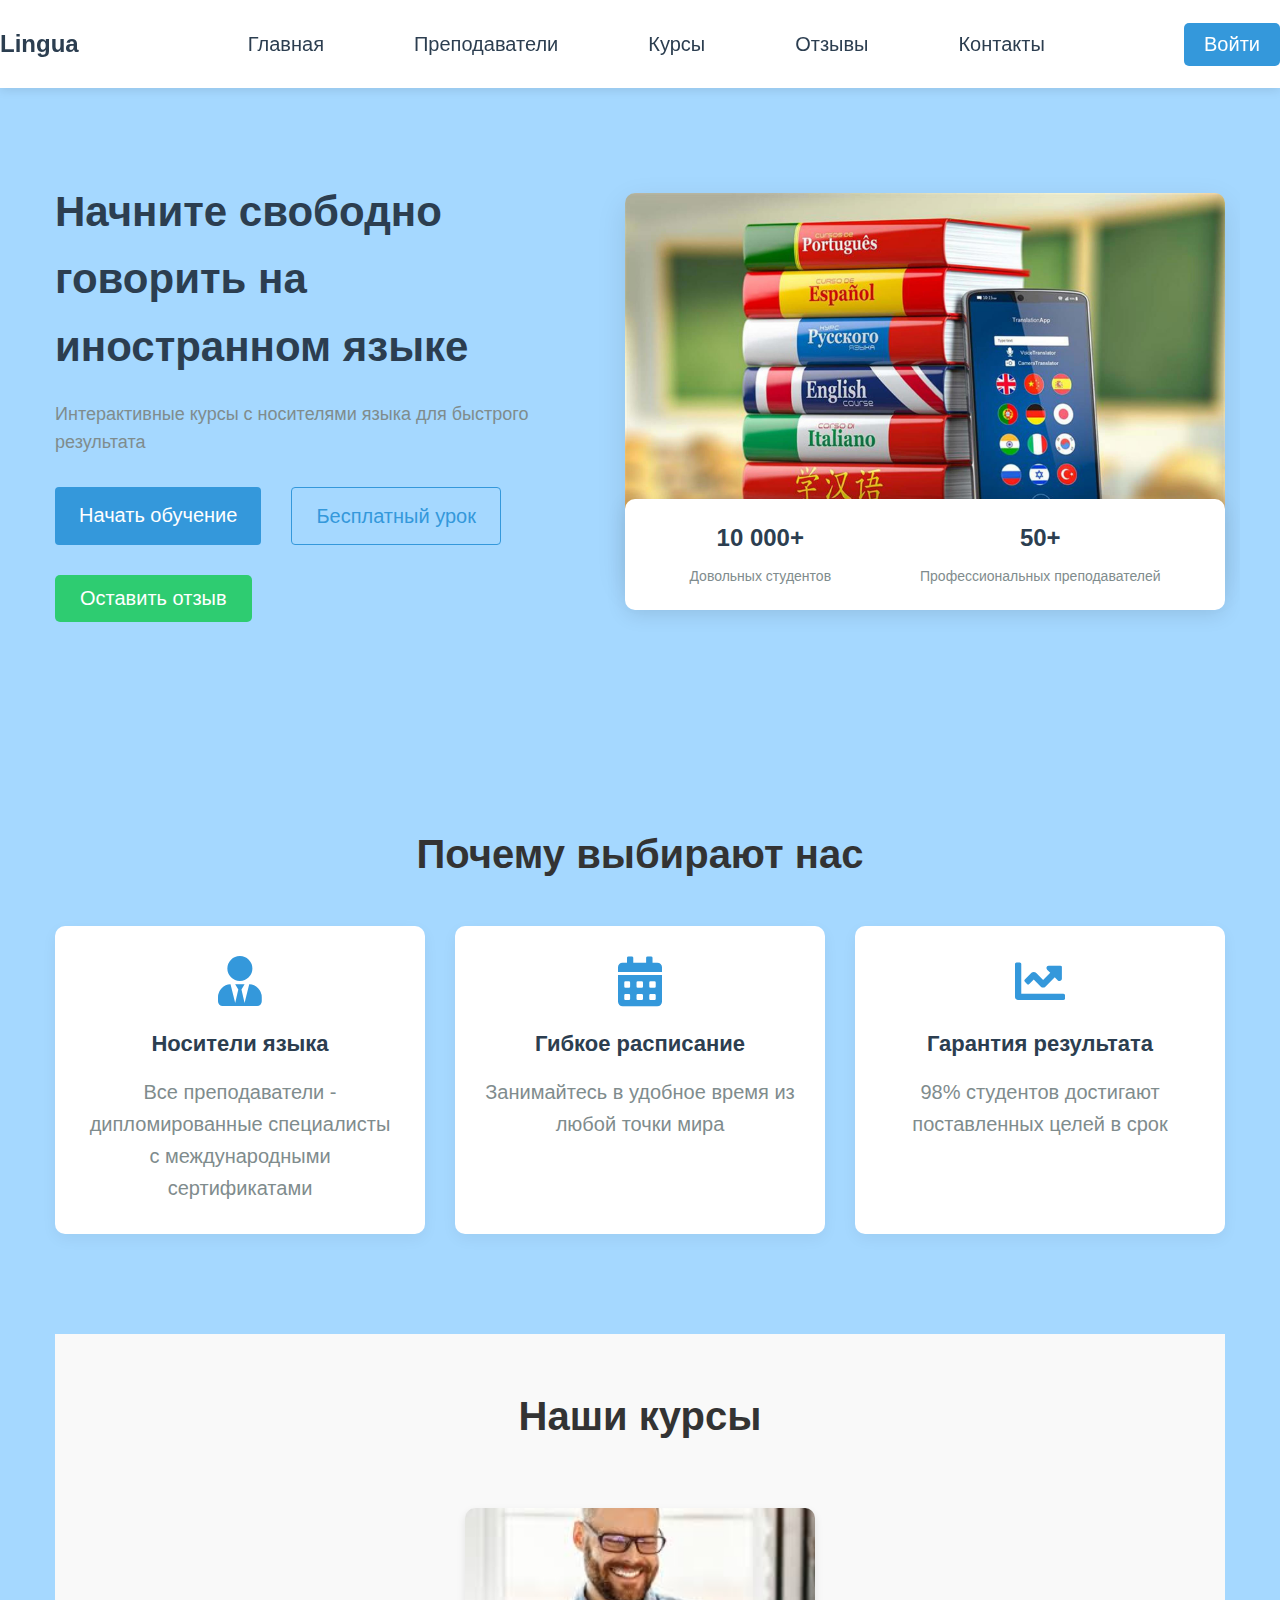
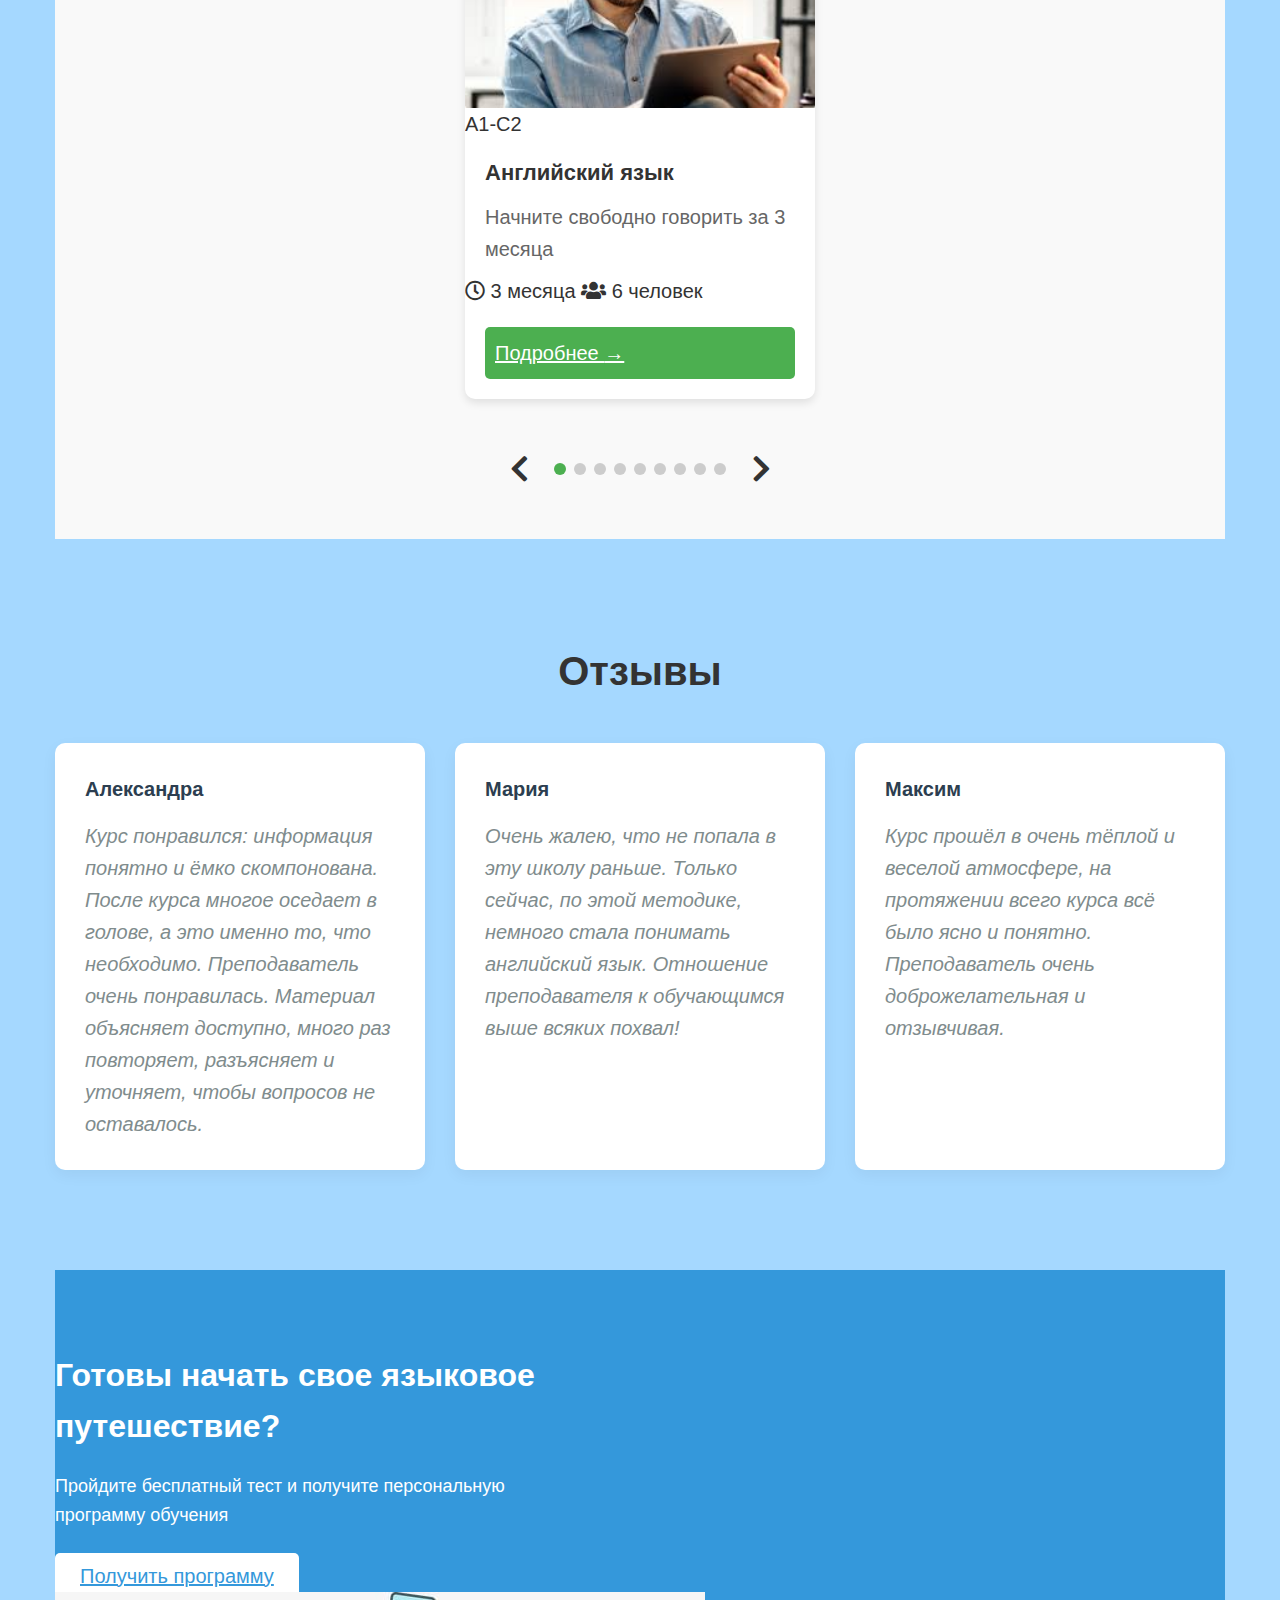
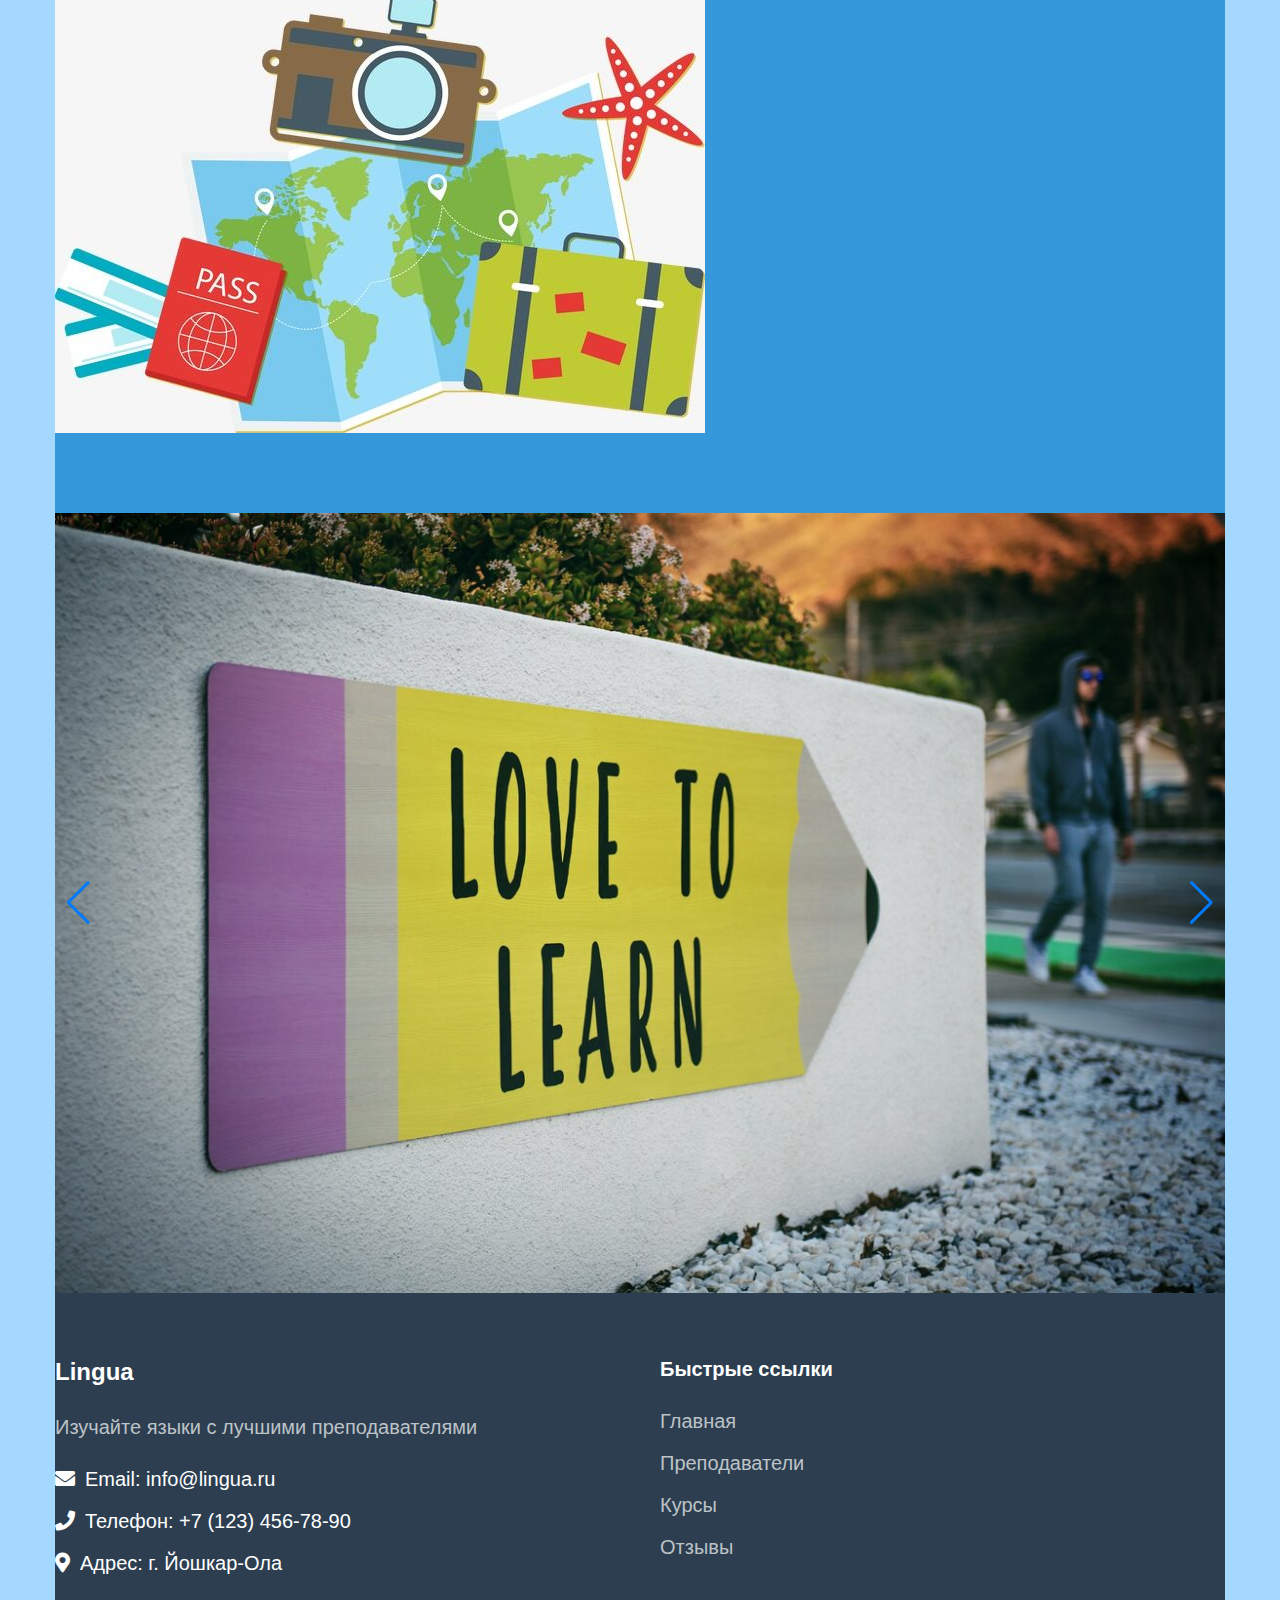
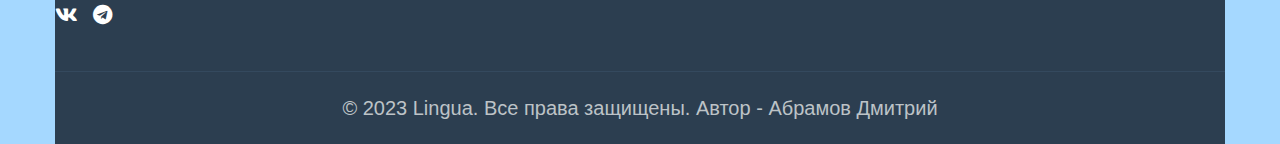
<file: Новая папка/index.html>
<!DOCTYPE html>
<html lang="ru">
<head>
    <meta charset="UTF-8">
    <meta name="viewport" content="width=device-width, initial-scale=1.0">
    <title>Lingua - Школа иностранных языков</title>
    <link rel="stylesheet" href="styles/normalize.css">
    <link rel="stylesheet" href="styles/styles.css">
    <link rel="stylesheet" href="https://cdnjs.cloudflare.com/ajax/libs/font-awesome/5.15.4/css/all.min.css">
    <link rel="stylesheet" href="https://cdn.jsdelivr.net/npm/swiper@11/swiper-bundle.min.css">

</head>
<body class="container">
    <div class="preloader">
    <div class="loader">
      <span class="dot1"></span>
      <span class="dot2"></span>
      <span class="dot3"></span>
    </div>
  </div>
    <div class="content">

    <header class="header">
        <a class="header__logo">Lingua</a>
       <!--<nav class="header__nav">
            <ul class="header__list">
                <li class="header__item"><a class="header__item--link" href="#promo">Главная</a></li>
                <li class="header__item"><a class="header__item--link" href="#teachers">Преподаватели</a></li>
                <li class="header__item"><a class="header__item--link" href="#courses">Курсы</a></li>
                <li class="header__item"><a class="header__item--link" href="#reviews">Отзывы</a></li>
                <li class="header__item"><a class="header__item--link" href="#contacts">Контакты</a></li>
            </ul>
        </nav>
    -->
        <button class="header__button" id="authButton" type="button">Войти</button>
    </header>

    <!-- Модальное окно входа/регистрации -->
<div class="modal" id="authModal">
    <div class="modal__content" id="loginForm">
        <span class="modal__close">&times;</span>
        <h2 class="modal__title">Вход</h2>
        <form class="modal__form">
            <input type="email" placeholder="Email" required>
            <input type="password" placeholder="Пароль" required>
            <button type="submit" class="modal__submit">Войти</button>
            <p class="modal__text">Или</p>
            <button type="button" class="modal__switch" id="showRegisterBtn">Создать аккаунт</button>
        </form>
    </div>
    
    <div class="modal__content" id="registerForm" style="display:none;">
        <span class="modal__close">&times;</span>
        <h2 class="modal__title">Регистрация</h2>
        <form class="modal__form">
            <input type="text" placeholder="Имя" required>
            <input type="email" placeholder="Email" required>
            <input type="password" placeholder="Пароль" required>
            <input type="password" placeholder="Подтвердите пароль" required>
            <button type="submit" class="modal__submit">Зарегистрироваться</button>
            <p class="modal__text">Уже есть аккаунт?</p>
            <button type="button" class="modal__switch" id="showLoginBtn">Войти</button>
        </form>
    </div>
</div>
    <main class="main">
        <!-- Главный экран -->
      <section class="section__promo" id="promo">
        <div class="promo__content">
            <h1 class="promo__title">Начните свободно говорить на иностранном языке</h1>
            <p class="promo__text">Интерактивные курсы с носителями языка для быстрого результата</p>
            <div class="promo__buttons">
                <a href="#authModal" class="promo__button" id="startLearningBtn">Начать обучение</a>
                <a href="#authModal" class="promo__info" id="freeLessonBtn">Бесплатный урок</a>
            </div>
            <button class="feedback-btn" id="feedbackBtn">Оставить отзыв</button>
        </div>
        <div class="promo__images">
            <img class="promo__main-image" src="images/language_learning.jfif" alt="Изучение языков">
            <div class="promo__stats">
                <div class="stat-item">
                    <span class="stat-number">10 000+</span>
                    <span class="stat-text">Довольных студентов</span>
                </div>
                <div class="stat-item">
                    <span class="stat-number">50+</span>
                    <span class="stat-text">Профессиональных преподавателей</span>
                </div>
            </div>
        </div>
    </section>
        <!-- Блок преимуществ -->
        <section class="benefits" id="teachers">
            <h2 class="section-title">Почему выбирают нас</h2>
            <div class="benefits__grid">
                <div class="benefit-card">
                    <i class="fas fa-user-tie benefit-icon"></i>
                    <h3>Носители языка</h3>
                    <p>Все преподаватели - дипломированные специалисты с международными сертификатами</p>
                </div>
                <div class="benefit-card">
                    <i class="fas fa-calendar-alt benefit-icon"></i>
                    <h3>Гибкое расписание</h3>
                    <p>Занимайтесь в удобное время из любой точки мира</p>
                </div>
                <div class="benefit-card">
                    <i class="fas fa-chart-line benefit-icon"></i>
                    <h3>Гарантия результата</h3>
                    <p>98% студентов достигают поставленных целей в срок</p>
                </div>
            </div>
        </section>
    <!-- Курсы -->
    <section class="courses" id="courses">
        <h2 class="section-title">Наши курсы</h2>
        <div class="courses-container">
            <!-- Карточка 1 - Английский -->
            <div class="course-card">
                <div class="course-image-container">
                    <img src="images/English.jpg" alt="Курс английского" class="course-image">
                    <div class="course-overlay"></div>
                    <div class="course-level">A1-C2</div>
                </div>
                <div class="course-content">
                    <h3>Английский язык</h3>
                    <p>Начните свободно говорить за 3 месяца</p>
                    <div class="course-meta">
                        <span><i class="far fa-clock"></i> 3 месяца</span>
                        <span><i class="fas fa-users"></i> 6 человек</span>
                    </div>
                    <a href="english-course.html" class="course-btn">
                        Подробнее
                        <span class="btn-arrow">→</span>
                    </a>
                </div>
            </div>

            <!-- Карточка 2 - Французский -->
            <div class="course-card">
                <div class="course-image-container">
                    <img src="images/french.jpg" alt="Курс французского" class="course-image">
                    <div class="course-overlay"></div>
                    <div class="course-level">A1-B2</div>
                </div>
                <div class="course-content">
                    <h3>Французский язык</h3>
                    <p>Язык любви и искусства</p>
                    <div class="course-meta">
                        <span><i class="far fa-clock"></i> 4 месяца</span>
                        <span><i class="fas fa-users"></i> 8 человек</span>
                    </div>
                    <a href="french-course.html" class="course-btn">
                        Подробнее
                        <span class="btn-arrow">→</span>
                    </a>
                </div>
            </div>

            <!-- Карточка 3 - Португальский -->
            <div class="course-card">
                <div class="course-image-container">
                    <img src="images/brazil.jpg" alt="Курс португальского" class="course-image">
                    <div class="course-overlay"></div>
                    <div class="course-level">A1-B1</div>
                </div>
                <div class="course-content">
                    <h3>Португальский язык</h3>
                    <p>Яркий и страстный португальский</p>
                    <div class="course-meta">
                        <span><i class="far fa-clock"></i> 5 месяцев</span>
                        <span><i class="fas fa-users"></i> 6 человек</span>
                    </div>
                    <a href="portuguese-course.html" class="course-btn">
                        Подробнее
                        <span class="btn-arrow">→</span>
                    </a>
                </div>
            </div>

            <!-- Карточка 4 - Испанский -->
            <div class="course-card">
                <div class="course-image-container">
                    <img src="images/spanish.jpg" alt="Курс испанского" class="course-image">
                    <div class="course-overlay"></div>
                    <div class="course-level">A1-B2</div>
                </div>
                <div class="course-content">
                    <h3>Испанский язык</h3>
                    <p>Один из самых популярных языков в мире</p>
                    <div class="course-meta">
                        <span><i class="far fa-clock"></i> 4 месяца</span>
                        <span><i class="fas fa-users"></i> 8 человек</span>
                    </div>
                    <a href="spanish-course.html" class="course-btn">
                        Подробнее
                        <span class="btn-arrow">→</span>
                    </a>
                </div>
            </div>

            <!-- Карточка 5 - Немецкий -->
            <div class="course-card">
                <div class="course-image-container">
                    <img src="images/german.jpg" alt="Курс немецкого" class="course-image">
                    <div class="course-overlay"></div>
                    <div class="course-level">A1-C1</div>
                </div>
                <div class="course-content">
                    <h3>Немецкий язык</h3>
                    <p>Язык науки и технологий</p>
                    <div class="course-meta">
                        <span><i class="far fa-clock"></i> 6 месяцев</span>
                        <span><i class="fas fa-users"></i> 6 человек</span>
                    </div>
                    <a href="german-course.html" class="course-btn">
                        Подробнее
                        <span class="btn-arrow">→</span>
                    </a>
                </div>
            </div>

            <!-- Карточка 6 - Японский -->
            <div class="course-card">
                <div class="course-image-container">
                    <img src="images/japan.jpg" alt="Курс японского" class="course-image">
                    <div class="course-overlay"></div>
                    <div class="course-level">N5-N3</div>
                </div>
                <div class="course-content">
                    <h3>Японский язык</h3>
                    <p>Погрузитесь в культуру Страны восходящего солнца</p>
                    <div class="course-meta">
                        <span><i class="far fa-clock"></i> 8 месяцев</span>
                        <span><i class="fas fa-users"></i> 5 человек</span>
                    </div>
                    <a href="japanese-course.html" class="course-btn">
                        Подробнее
                        <span class="btn-arrow">→</span>
                    </a>
                </div>
            </div>

            <!-- Карточка 7 - Китайский -->
            <div class="course-card">
                <div class="course-image-container">
                    <img src="images/china.jpg" alt="Курс китайского" class="course-image">
                    <div class="course-overlay"></div>
                    <div class="course-level">HSK 1-3</div>
                </div>
                <div class="course-content">
                    <h3>Китайский язык</h3>
                    <p>Откройте для себя самый распространенный язык в мире</p>
                    <div class="course-meta">
                        <span><i class="far fa-clock"></i> 10 месяцев</span>
                        <span><i class="fas fa-users"></i> 5 человек</span>
                    </div>
                    <a href="chinese-course.html" class="course-btn">
                        Подробнее
                        <span class="btn-arrow">→</span>
                    </a>
                </div>
            </div>

            <!-- Карточка 8 - Итальянский -->
            <div class="course-card">
                <div class="course-image-container">
                    <img src="images/italian.jpg" alt="Курс итальянского" class="course-image">
                    <div class="course-overlay"></div>
                    <div class="course-level">A1-B2</div>
                </div>
                <div class="course-content">
                    <h3>Итальянский язык</h3>
                    <p>Язык искусства, моды и кухни</p>
                    <div class="course-meta">
                        <span><i class="far fa-clock"></i> 5 месяцев</span>
                        <span><i class="fas fa-users"></i> 8 человек</span>
                    </div>
                    <a href="italian-course.html" class="course-btn">
                        Подробнее
                        <span class="btn-arrow">→</span>
                    </a>
                </div>
            </div>

            <!-- Карточка 9 - Арабский -->
            <div class="course-card">
                <div class="course-image-container">
                    <img src="images/arab.jpg" alt="Курс арабского" class="course-image">
                    <div class="course-overlay"></div>
                    <div class="course-level">Начальный</div>
                </div>
                <div class="course-content">
                    <h3>Арабский язык</h3>
                    <p>Изучайте богатую культуру и литературу</p>
                    <div class="course-meta">
                        <span><i class="far fa-clock"></i> 12 месяцев</span>
                        <span><i class="fas fa-users"></i> 5 человек</span>
                    </div>
                    <a href="arabic-course.html" class="course-btn">
                        Подробнее
                        <span class="btn-arrow">→</span>
                    </a>
                </div>
            </div>
        </div>
        <div class="course-nav">
            <button class="nav-btn prev-btn"><i class="fas fa-chevron-left"></i></button>
            <div class="dots-container"></div>
            <button class="nav-btn next-btn"><i class="fas fa-chevron-right"></i></button>
        </div>
    </section>
        <!-- Отзывы -->
        <section class="reviews" id="reviews">
            <h2 class="section-title">Отзывы</h2>
            <div class="reviews-container">
                <div class="review">
                    <div class="review-author">Александра</div>
                    <div class="review-text">Курс понравился: информация понятно и ёмко скомпонована. После курса многое оседает в голове, а это именно то, что необходимо. Преподаватель очень понравилась. Материал объясняет доступно, много раз повторяет, разъясняет и уточняет, чтобы вопросов не оставалось.</div>
                </div>
                <div class="review">
                    <div class="review-author">Мария</div>
                    <div class="review-text">Очень жалею, что не попала в эту школу раньше. Только сейчас, по этой методике, немного стала понимать английский язык. Отношение преподавателя к обучающимся выше всяких похвал!</div>
                </div>
                <div class="review">
                    <div class="review-author">Максим</div>
                    <div class="review-text">Курс прошёл в очень тёплой и веселой атмосфере, на протяжении всего курса всё было ясно и понятно. Преподаватель очень доброжелательная и отзывчивая.</div>
                </div>
            </div>
        </section>
<section class="cta-section">
    <div class="cta-container">
        <div class="cta-content">
            <h2 class="cta-title">Готовы начать свое языковое путешествие?</h2>
            <p class="cta-text">Пройдите бесплатный тест и получите персональную программу обучения</p>
            <a href="program.html" class="cta-button">Получить программу</a>
        </div>
        <div class="cta-image-wrapper">
            <img class="cta-images" src="images/travel.jpg" alt="Изучение языков">
        </div>
    </div>
</section>

<!-- Отдельная секция для карусели -->
<section class="swiper-section">
    <div class="swiper">
        <div class="swiper-wrapper">
            <div class="swiper-slide"><img src="images/slide1.jfif" alt=""></div>
            <div class="swiper-slide"><img src="images/slide2.jpg" alt=""></div>
            <div class="swiper-slide"><img src="images/slide3.jpg" alt=""></div>
            <div class="swiper-slide"><img src="images/slide4.png" alt=""></div>
            <div class="swiper-slide"><img src="images/slide5.png" alt=""></div>
        </div>
        <div class="swiper-pagination"></div>
        <div class="swiper-button-prev"></div>
        <div class="swiper-button-next"></div>
    </div>
</section>
    </main>

    <footer class="footer" id="contacts">
        <div class="footer__content">
            <div class="footer__info">
                <h3 class="footer__title">Lingua</h3>
                <p class="footer__text">Изучайте языки с лучшими преподавателями</p>
                <div class="footer__contacts">
                    <p><i class="fas fa-envelope"></i> Email: info@lingua.ru</p>
                    <p><i class="fas fa-phone"></i> Телефон: +7 (123) 456-78-90</p>
                    <p><i class="fas fa-map-marker-alt"></i> Адрес: г. Йошкар-Ола</p>
                </div>
                <div class="footer__social">
                    <a href="https://vk.com" target="_blank" class="social__link"><i class="fab fa-vk"></i></a>
                    <a href="https://telegram.org" target="_blank" class="social__link"><i class="fab fa-telegram"></i></a>
                </div>
            </div>
            <div class="footer__links">
                <h3>Быстрые ссылки</h3>
                <ul>
                    <li><a href="#promo">Главная</a></li>
                    <li><a href="#teachers">Преподаватели</a></li>
                    <li><a href="#courses">Курсы</a></li>
                    <li><a href="#reviews">Отзывы</a></li>
                </ul>
            </div>
        </div>
        <div class="footer__copyright">
            &copy; 2023 Lingua. Все права защищены.
            Автор - Абрамов Дмитрий
        </div>
    </footer>

    <!-- Модальное окно отзыва -->
    <div class="modal" id="feedbackModal">
        <div class="modal__content">
            <span class="modal__close">&times;</span>
            <h2 class="modal__title">Оставить отзыв</h2>
            <p>Чтобы оставить отзыв, пожалуйста, войдите или зарегистрируйтесь</p>
            <button class="modal__switch" id="goToAuth">Войти</button>
        </div>
    </div>

    <!-- Кнопка наверх -->
    <button class="scroll-top" id="scrollTopBtn">
        <i class="fas fa-arrow-up"></i>
    </button>
    </div>


    <script src="scripts/script.js"></script>
    <script src="https://cdn.jsdelivr.net/npm/swiper@11/swiper-bundle.min.js"></script>

</body>
</html>
</file>
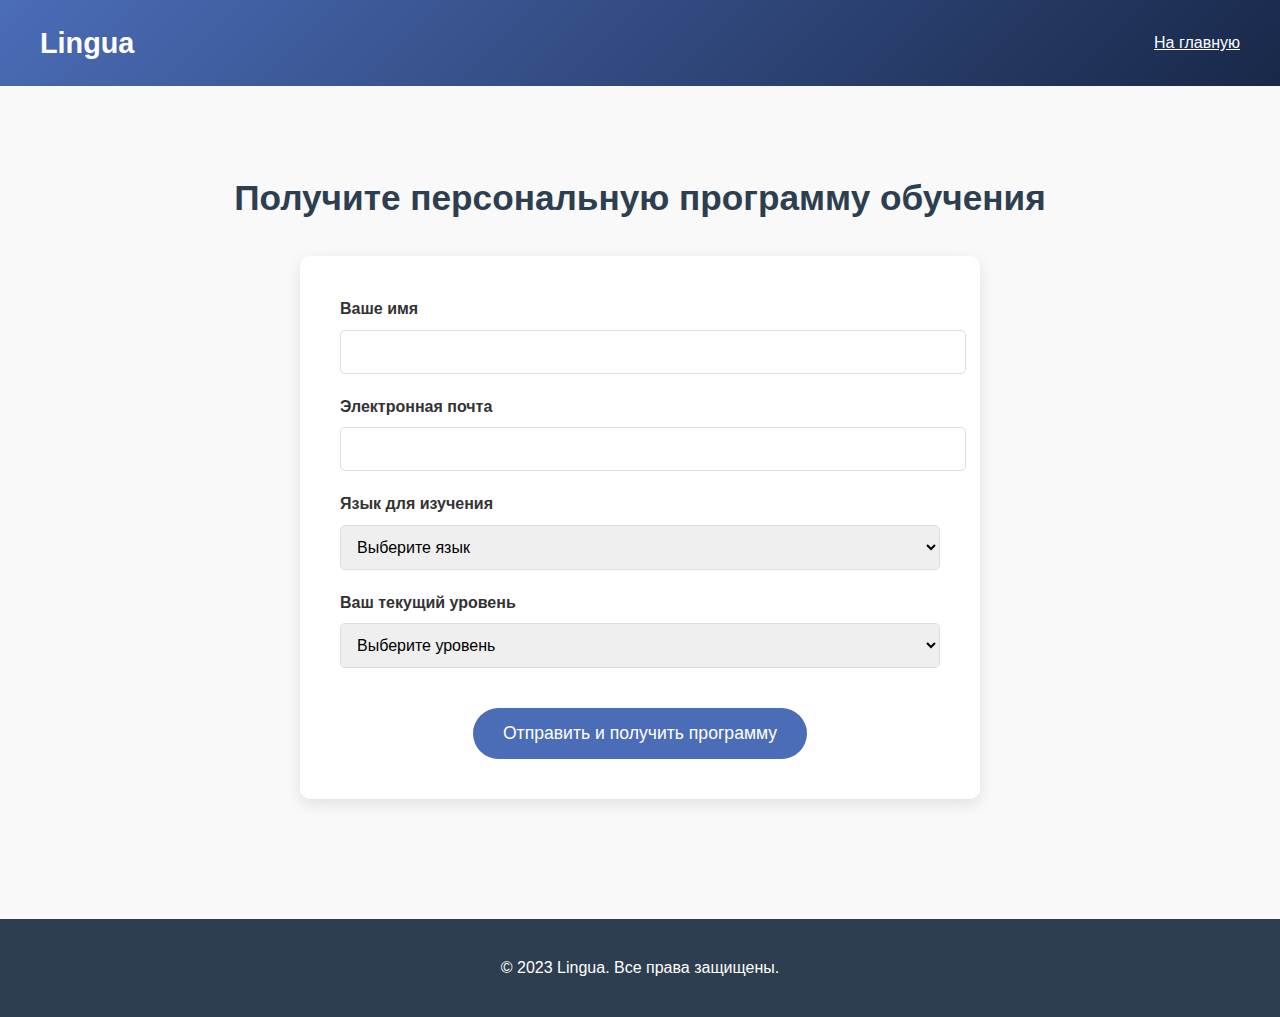
<file: Новая папка/program.html>
<!DOCTYPE html>
<html lang="ru">
<head>
    <meta charset="UTF-8">
    <meta name="viewport" content="width=device-width, initial-scale=1.0">
    <title>Персональная программа обучения | Lingua</title>
    <link rel="stylesheet" href="styles/program.css">
</head>
<body>
    <header>
        <div class="container header-content">
            <div class="logo">Lingua</div>
            <nav>
                <a href="index.html" style="color: white;">На главную</a>
            </nav>
        </div>
    </header>
    
    <section class="program-section">
        <div class="container">
            <h1 class="program-title">Получите персональную программу обучения</h1>
            <div class="program-form">
                <form>
                    <div class="form-group">
                        <label for="name">Ваше имя</label>
                        <input type="text" id="name" required>
                    </div>
                    
                    <div class="form-group">
                        <label for="email">Электронная почта</label>
                        <input type="email" id="email" required>
                    </div>
                    
                    <div class="form-group">
                        <label for="language">Язык для изучения</label>
                        <select id="language" required>
                            <option value="">Выберите язык</option>
                            <option value="english">Английский</option>
                            <option value="spanish">Испанский</option>
                            <option value="french">Французский</option>
                            <option value="german">Немецкий</option>
                            <option value="japanese">Японский</option>
                            <option value="Chinese">Китайский</option>
                            <option value="italian">Итальянский</option>
                            <option value="arabic">Арабский</option>
                            <option value="portuguese">Португальский</option>
                        </select>
                    </div>
                    
                    <div class="form-group">
                        <label for="level">Ваш текущий уровень</label>
                        <select id="level" required>
                            <option value="">Выберите уровень</option>
                            <option value="beginner">Начинающий</option>
                            <option value="intermediate">Средний</option>
                            <option value="advanced">Продвинутый</option>
                        </select>
                    </div>
                    
                    <button type="submit" class="submit-btn">Отправить и получить программу</button>
                </form>
            </div>
        </div>
    </section>
    
    <footer>
        <div class="container">
            <p>© 2023 Lingua. Все права защищены.</p>
        </div>
    </footer>
</body>
</html>
</file>
<file: Новая папка/styles/styles.css>
/*подключение шрифтов */
@import "font.css";
/*подключение основнных стилей */
@import "base.css";
/*подключение обертки */
@import "typography.css";
/* Подключение стилей относящихся к header */
@import "header.css";
/* Подключение стилей относящихся к footer */
@import "footer.css";
/* Подключение стилей относящихся к main */
@import "main.css";
</file>
<file: Новая папка/styles/program.css>
/* Общие стили как на главной странице */
        body {
            font-family: 'Arial', sans-serif;
            margin: 0;
            padding: 0;
            line-height: 1.6;
            color: #333;
            background-color: #f9f9f9;
            text-decoration: none   ;
        }
        
        .container {
            max-width: 1200px;
            margin: 0 auto;
            padding: 0 20px;
        }
        
        header {
            background: linear-gradient(135deg, #4b6cb7 0%, #182848 100%);
            color: white;
            padding: 20px 0;
            text-decoration: none;
        }
        
        .header-content {
            display: flex;
            justify-content: space-between;
            align-items: center;
        }
        
        .logo {
            font-size: 1.8rem;
            font-weight: bold;
        }
        
        /* Стили для формы программы */
        .program-section {
            padding: 60px 0;
            text-align: center;
        }
        
        .program-title {
            font-size: 2.2rem;
            color: #2c3e50;
            margin-bottom: 30px;
        }
        
        .program-form {
            background: white;
            border-radius: 10px;
            padding: 40px;
            box-shadow: 0 5px 15px rgba(0,0,0,0.1);
            max-width: 600px;
            margin: 0 auto;
        }
        
        .form-group {
            margin-bottom: 20px;
            text-align: left;
        }
        
        label {
            display: block;
            margin-bottom: 8px;
            font-weight: bold;
        }
        
        input, select {
            width: 100%;
            padding: 12px;
            border: 1px solid #ddd;
            border-radius: 5px;
            font-size: 1rem;
        }
        
        .submit-btn {
            background: #4b6cb7;
            color: white;
            border: none;
            padding: 15px 30px;
            font-size: 1.1rem;
            border-radius: 50px;
            cursor: pointer;
            transition: all 0.3s ease;
            margin-top: 20px;
        }
        
        .submit-btn:hover {
            background: #3a5a9c;
        }
        
        footer {
            background: #2c3e50;
            color: white;
            text-align: center;
            padding: 20px 0;
            margin-top: 60px;
        }
</file>
